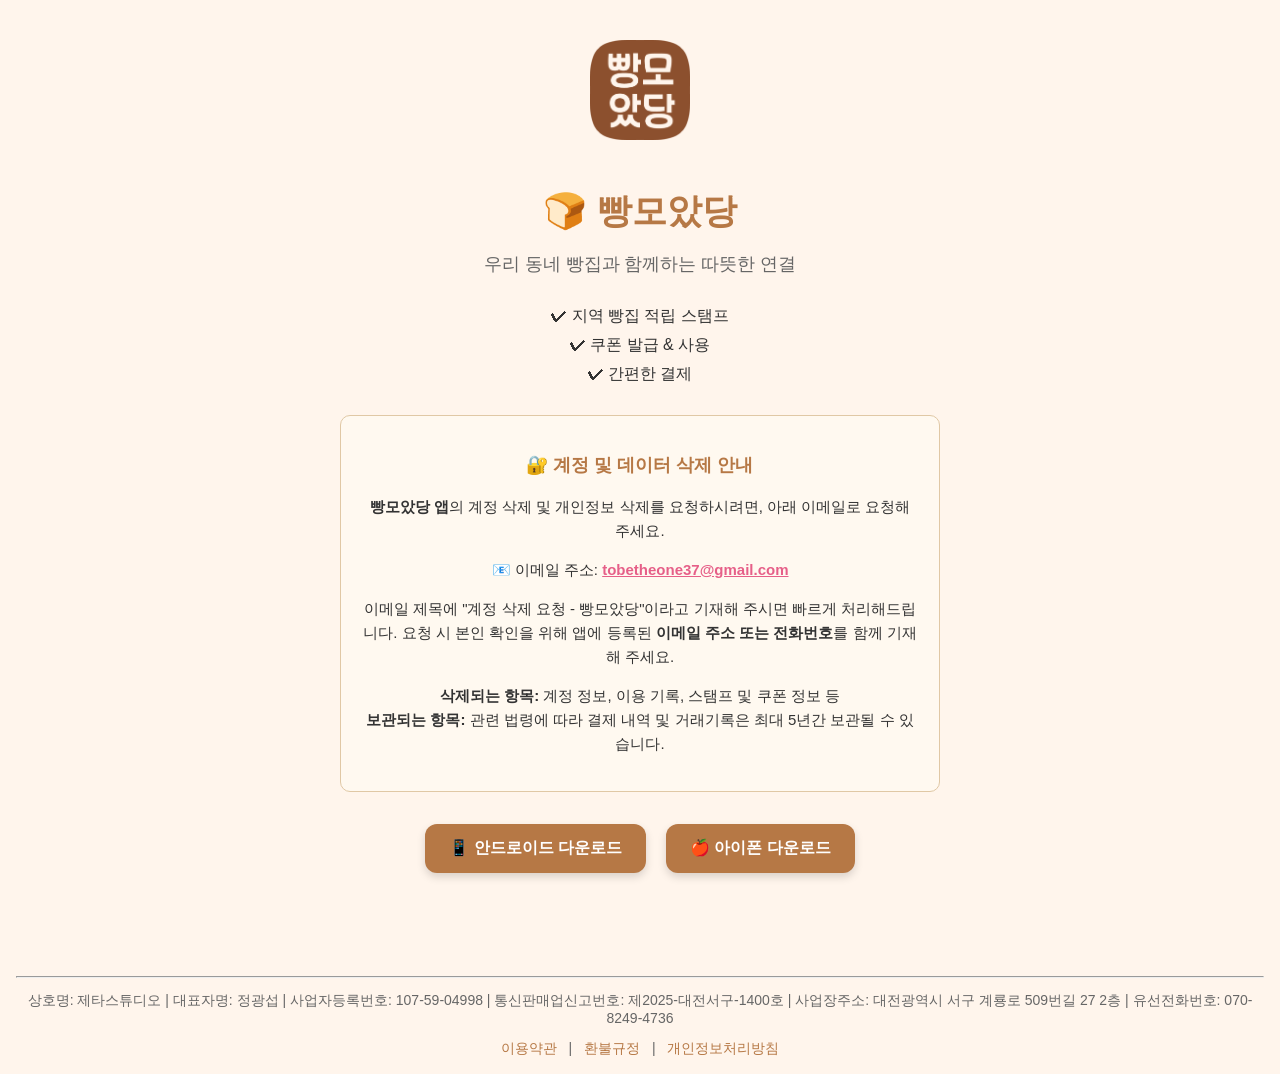
<file: index.html>
<!DOCTYPE html>
<html lang="ko">

<head>
    <meta charset="UTF-8" />
    <meta name="viewport" content="width=device-width, initial-scale=1.0" />
    <title>빵모았당 앱 소개</title>
    <link rel="stylesheet" href="style.css" />
</head>

<body>
    <div class="container">
        <img src="assets/logo1.png" alt="앱 로고" class="logo" />
        <h1>🍞 <span class="brand">빵모았당</span></h1>
        <p class="subtitle">우리 동네 빵집과 함께하는 따뜻한 연결</p>

        <div class="features">
            <p>✔ 지역 빵집 적립 스탬프</p>
            <p>✔ 쿠폰 발급 & 사용</p>
            <p>✔ 간편한 결제</p>
            <!-- <p>✔ 커뮤니티 소통</p> -->
        </div>

        <!-- 계정 삭제 안내 섹션 추가 시작 -->
        <section class="account-deletion">
            <h2>🔐 계정 및 데이터 삭제 안내</h2>
            <p>
                <strong>빵모았당 앱</strong>의 계정 삭제 및 개인정보 삭제를 요청하시려면,
                아래 이메일로 요청해 주세요.
            </p>
            <p>
                📧 이메일 주소: <a href="mailto:tobetheone37@gmail.com">tobetheone37@gmail.com</a>
            </p>
            <p>
                이메일 제목에 "계정 삭제 요청 - 빵모았당"이라고 기재해 주시면 빠르게 처리해드립니다.
                요청 시 본인 확인을 위해 앱에 등록된 <strong>이메일 주소 또는 전화번호</strong>를 함께 기재해 주세요.
            </p>
            <p>
                <strong>삭제되는 항목:</strong> 계정 정보, 이용 기록, 스탬프 및 쿠폰 정보 등
                <br />
                <strong>보관되는 항목:</strong> 관련 법령에 따라 결제 내역 및 거래기록은 최대 5년간 보관될 수 있습니다.
            </p>
        </section>
        <!-- 계정 삭제 안내 섹션 추가 끝 -->
         
        <div class="download-buttons">
            <a href="https://play.google.com/store/apps/details?id=com.bbangmoaapp" class="download-button android"
                target="_blank" rel="noopener noreferrer">
                📱 안드로이드 다운로드
            </a>
            <a href="https://apps.apple.com/us/app/%EB%B9%B5%EB%AA%A8%EC%95%98%EB%8B%B9/id6748850510"
                class="download-button ios" target="_blank" rel="noopener noreferrer">
                🍎 아이폰 다운로드
            </a>
        </div>
    </div>

    <footer class="footer">
        <hr />
        <p>
            상호명: 제타스튜디오 | 대표자명: 정광섭 | 사업자등록번호: 107-59-04998 |
            통신판매업신고번호: 제2025-대전서구-1400호 |
            사업장주소: 대전광역시 서구 계룡로 509번길 27 2층 |
            유선전화번호: 070-8249-4736
        </p>

        <div class="policy-links">
            <a href="/terms.html" target="_blank">이용약관</a> |
            <a href="/refund.html" target="_blank">환불규정</a> |
            <a href="/privacy.html" target="_blank">개인정보처리방침</a>
        </div>
    </footer>    
</body>

</html>
</file>
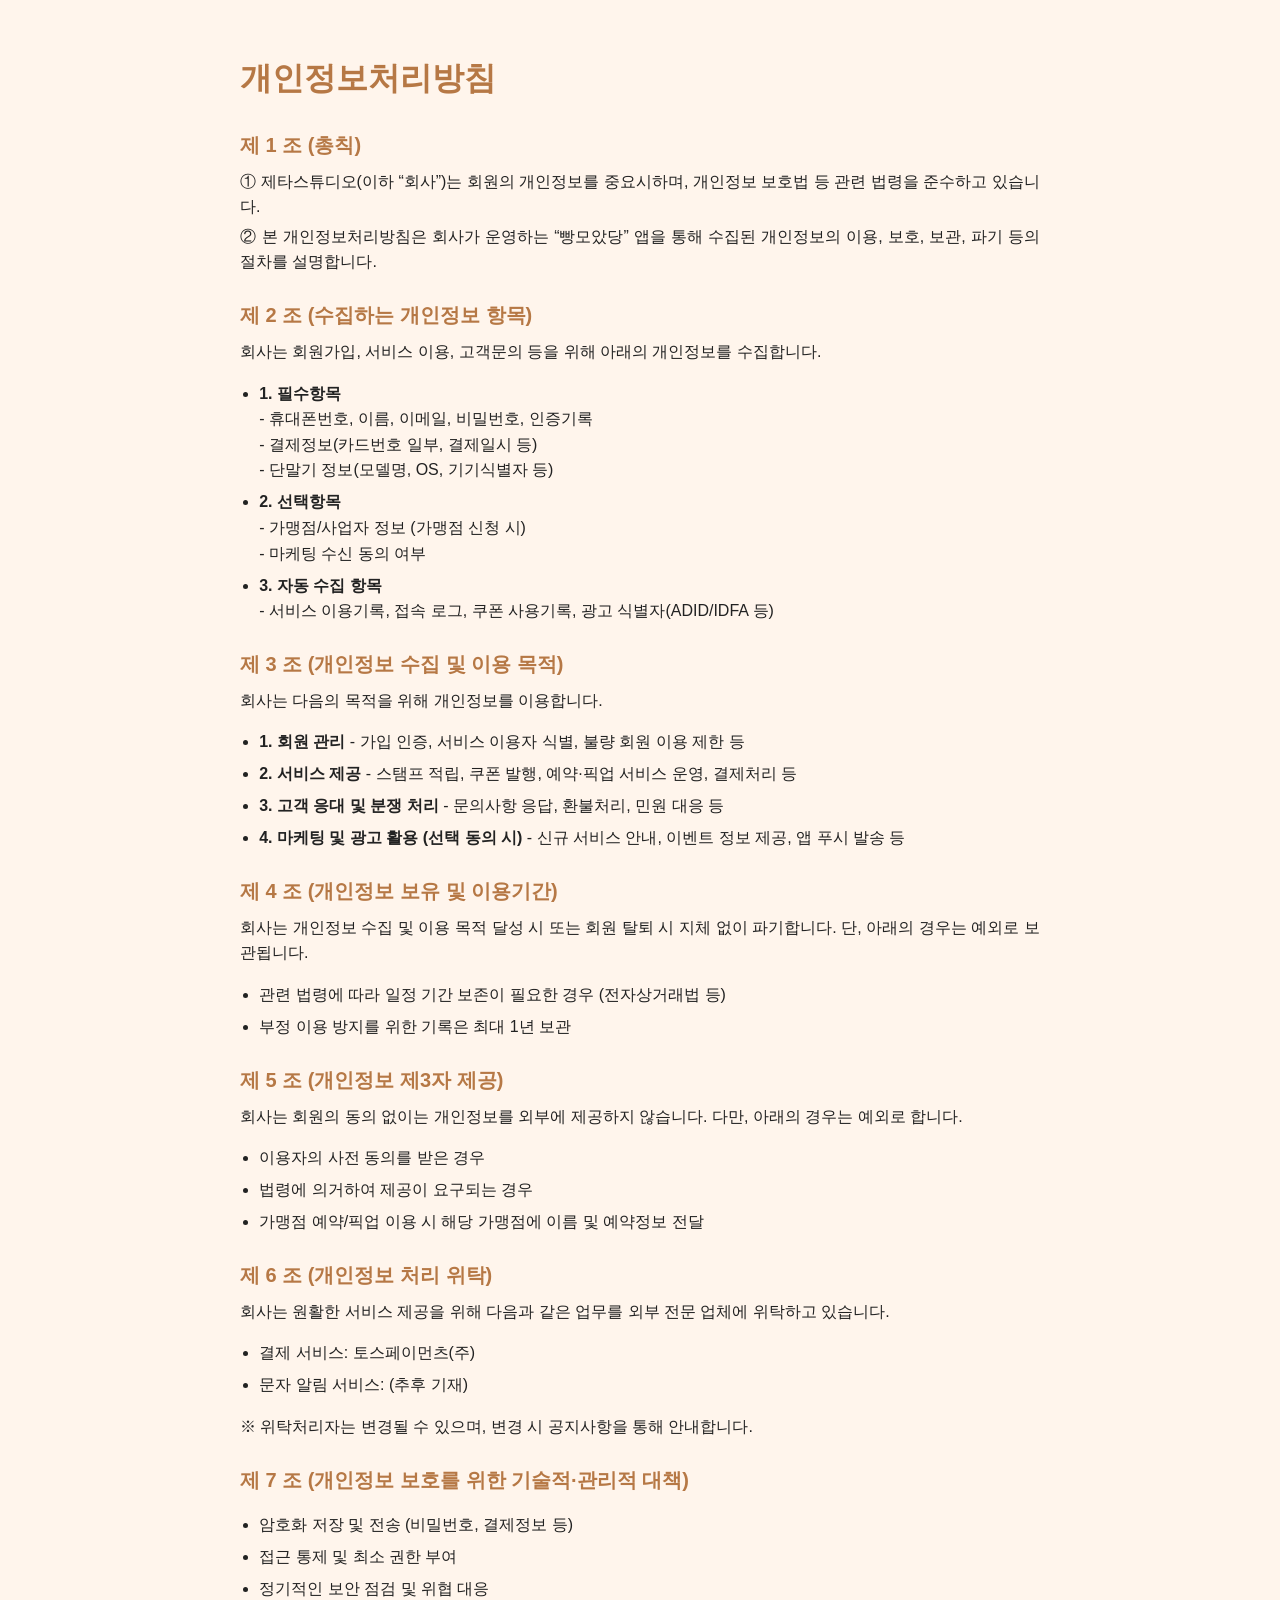
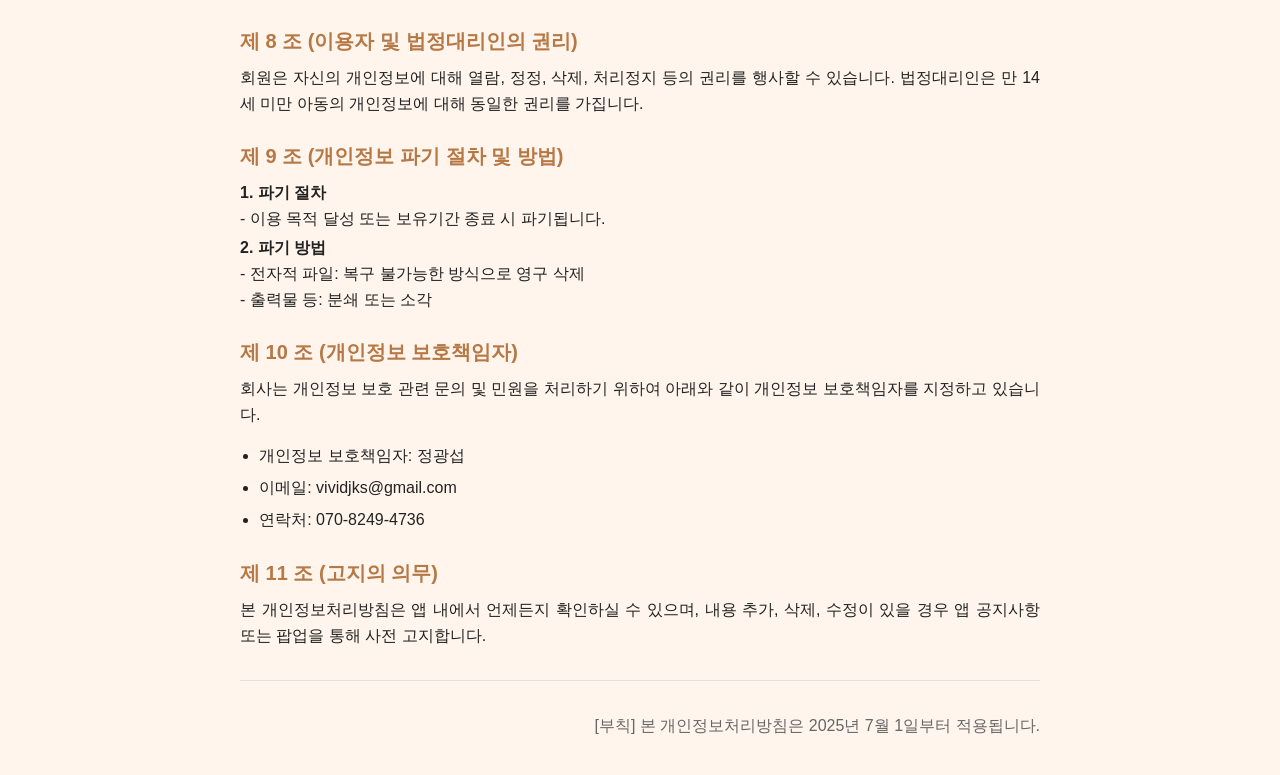
<file: privacy.html>
<!DOCTYPE html>
<html lang="ko">

<head>
    <meta charset="UTF-8" />
    <meta name="viewport" content="width=device-width, initial-scale=1.0" />
    <title>개인정보처리방침 | 빵모았당</title>
    <link rel="stylesheet" href="style.css" />
    <style>
        body {
            font-family: "Pretendard", "Noto Sans KR", sans-serif;
            line-height: 1.6;
            color: #222;
            padding: 2rem 1rem;
            max-width: 800px;
            margin: 0 auto;
        }

        h1 {
            font-size: 2rem;
            margin-bottom: 1.5rem;
            color: #b67845;
        }

        h2 {
            font-size: 1.25rem;
            margin: 1.5rem 0 0.5rem;
            color: #b67845;
        }

        p {
            margin: 0.25rem 0;
            text-align: justify;
        }

        ul {
            padding-left: 1.2rem;
        }

        li {
            margin-bottom: 0.4rem;
        }

        hr {
            margin: 2rem 0;
            border: none;
            border-top: 1px solid #e0e0e0;
        }
    </style>
</head>

<body>
    <h1>개인정보처리방침</h1>

    <h2>제 1 조 (총칙)</h2>
    <p>① 제타스튜디오(이하 “회사”)는 회원의 개인정보를 중요시하며, 개인정보 보호법 등 관련 법령을 준수하고 있습니다.</p>
    <p>② 본 개인정보처리방침은 회사가 운영하는 “빵모았당” 앱을 통해 수집된 개인정보의 이용, 보호, 보관, 파기 등의 절차를 설명합니다.</p>

    <h2>제 2 조 (수집하는 개인정보 항목)</h2>
    <p>회사는 회원가입, 서비스 이용, 고객문의 등을 위해 아래의 개인정보를 수집합니다.</p>
    <ul>
        <li><strong>1. 필수항목</strong><br />- 휴대폰번호, 이름, 이메일, 비밀번호, 인증기록<br />- 결제정보(카드번호 일부, 결제일시 등)<br />- 단말기 정보(모델명,
            OS, 기기식별자 등)</li>
        <li><strong>2. 선택항목</strong><br />- 가맹점/사업자 정보 (가맹점 신청 시)<br />- 마케팅 수신 동의 여부</li>
        <li><strong>3. 자동 수집 항목</strong><br />- 서비스 이용기록, 접속 로그, 쿠폰 사용기록, 광고 식별자(ADID/IDFA 등)</li>
    </ul>

    <h2>제 3 조 (개인정보 수집 및 이용 목적)</h2>
    <p>회사는 다음의 목적을 위해 개인정보를 이용합니다.</p>
    <ul>
        <li><strong>1. 회원 관리</strong> - 가입 인증, 서비스 이용자 식별, 불량 회원 이용 제한 등</li>
        <li><strong>2. 서비스 제공</strong> - 스탬프 적립, 쿠폰 발행, 예약·픽업 서비스 운영, 결제처리 등</li>
        <li><strong>3. 고객 응대 및 분쟁 처리</strong> - 문의사항 응답, 환불처리, 민원 대응 등</li>
        <li><strong>4. 마케팅 및 광고 활용 (선택 동의 시)</strong> - 신규 서비스 안내, 이벤트 정보 제공, 앱 푸시 발송 등</li>
    </ul>

    <h2>제 4 조 (개인정보 보유 및 이용기간)</h2>
    <p>회사는 개인정보 수집 및 이용 목적 달성 시 또는 회원 탈퇴 시 지체 없이 파기합니다. 단, 아래의 경우는 예외로 보관됩니다.</p>
    <ul>
        <li>관련 법령에 따라 일정 기간 보존이 필요한 경우 (전자상거래법 등)</li>
        <li>부정 이용 방지를 위한 기록은 최대 1년 보관</li>
    </ul>

    <h2>제 5 조 (개인정보 제3자 제공)</h2>
    <p>회사는 회원의 동의 없이는 개인정보를 외부에 제공하지 않습니다. 다만, 아래의 경우는 예외로 합니다.</p>
    <ul>
        <li>이용자의 사전 동의를 받은 경우</li>
        <li>법령에 의거하여 제공이 요구되는 경우</li>
        <li>가맹점 예약/픽업 이용 시 해당 가맹점에 이름 및 예약정보 전달</li>
    </ul>

    <h2>제 6 조 (개인정보 처리 위탁)</h2>
    <p>회사는 원활한 서비스 제공을 위해 다음과 같은 업무를 외부 전문 업체에 위탁하고 있습니다.</p>
    <ul>
        <li>결제 서비스: 토스페이먼츠(주)</li>
        <li>문자 알림 서비스: (추후 기재)</li>
    </ul>
    <p>※ 위탁처리자는 변경될 수 있으며, 변경 시 공지사항을 통해 안내합니다.</p>

    <h2>제 7 조 (개인정보 보호를 위한 기술적·관리적 대책)</h2>
    <ul>
        <li>암호화 저장 및 전송 (비밀번호, 결제정보 등)</li>
        <li>접근 통제 및 최소 권한 부여</li>
        <li>정기적인 보안 점검 및 위협 대응</li>
    </ul>

    <h2>제 8 조 (이용자 및 법정대리인의 권리)</h2>
    <p>회원은 자신의 개인정보에 대해 열람, 정정, 삭제, 처리정지 등의 권리를 행사할 수 있습니다. 법정대리인은 만 14세 미만 아동의 개인정보에 대해 동일한 권리를 가집니다.</p>

    <h2>제 9 조 (개인정보 파기 절차 및 방법)</h2>
    <p><strong>1. 파기 절차</strong><br />- 이용 목적 달성 또는 보유기간 종료 시 파기됩니다.</p>
    <p><strong>2. 파기 방법</strong><br />- 전자적 파일: 복구 불가능한 방식으로 영구 삭제<br />- 출력물 등: 분쇄 또는 소각</p>

    <h2>제 10 조 (개인정보 보호책임자)</h2>
    <p>회사는 개인정보 보호 관련 문의 및 민원을 처리하기 위하여 아래와 같이 개인정보 보호책임자를 지정하고 있습니다.</p>
    <ul>
        <li>개인정보 보호책임자: 정광섭</li>
        <li>이메일: vividjks@gmail.com</li>
        <li>연락처: 070-8249-4736</li>
    </ul>

    <h2>제 11 조 (고지의 의무)</h2>
    <p>본 개인정보처리방침은 앱 내에서 언제든지 확인하실 수 있으며, 내용 추가, 삭제, 수정이 있을 경우 앱 공지사항 또는 팝업을 통해 사전 고지합니다.</p>

    <hr />
    <p style="text-align:right; color:#666;">[부칙] 본 개인정보처리방침은 2025년 7월 1일부터 적용됩니다.</p>
</body>

</html>
</file>
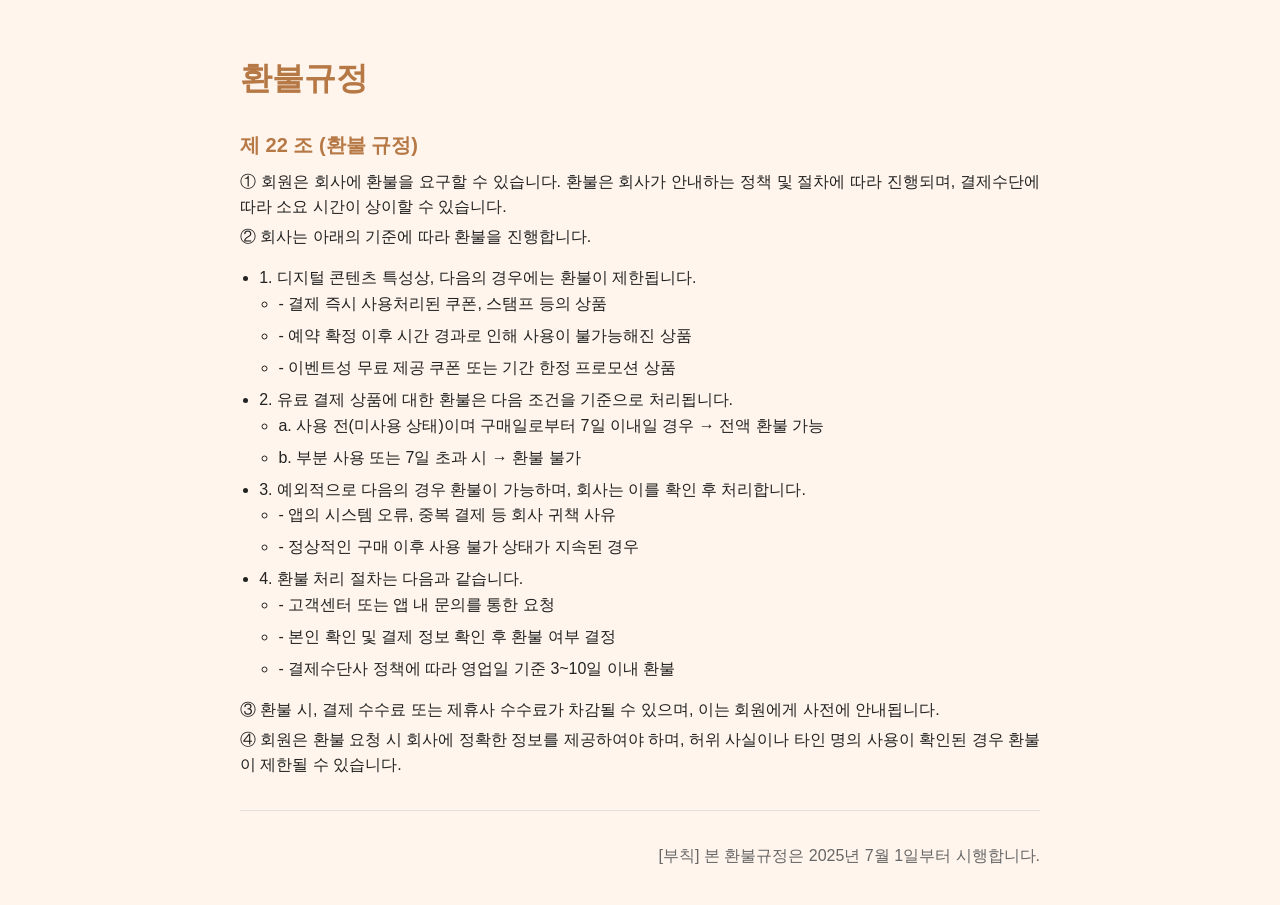
<file: refund.html>
<!DOCTYPE html>
<html lang="ko">

<head>
    <meta charset="UTF-8" />
    <meta name="viewport" content="width=device-width, initial-scale=1.0" />
    <title>환불규정 | 빵모았당</title>
    <link rel="stylesheet" href="style.css" />
    <style>
        body {
            font-family: "Pretendard", "Noto Sans KR", sans-serif;
            line-height: 1.6;
            color: #222;
            padding: 2rem 1rem;
            max-width: 800px;
            margin: 0 auto;
        }

        h1 {
            font-size: 2rem;
            margin-bottom: 1.5rem;
            color: #b67845;
        }

        h2 {
            font-size: 1.25rem;
            margin: 1.5rem 0 0.5rem;
            color: #b67845;
        }

        p {
            margin: 0.25rem 0;
            text-align: justify;
        }

        ul {
            padding-left: 1.2rem;
        }

        li {
            margin-bottom: 0.4rem;
        }

        hr {
            margin: 2rem 0;
            border: none;
            border-top: 1px solid #e0e0e0;
        }
    </style>
</head>

<body>
    <h1>환불규정</h1>

    <h2>제 22 조 (환불 규정)</h2>
    <p>
        ① 회원은 회사에 환불을 요구할 수 있습니다. 환불은 회사가 안내하는 정책 및 절차에 따라 진행되며,
        결제수단에 따라 소요 시간이 상이할 수 있습니다.
    </p>

    <p>② 회사는 아래의 기준에 따라 환불을 진행합니다.</p>
    <ul>
        <li>
            1. 디지털 콘텐츠 특성상, 다음의 경우에는 환불이 제한됩니다.
            <ul>
                <li>- 결제 즉시 사용처리된 쿠폰, 스탬프 등의 상품</li>
                <li>- 예약 확정 이후 시간 경과로 인해 사용이 불가능해진 상품</li>
                <li>- 이벤트성 무료 제공 쿠폰 또는 기간 한정 프로모션 상품</li>
            </ul>
        </li>
        <li>
            2. 유료 결제 상품에 대한 환불은 다음 조건을 기준으로 처리됩니다.
            <ul>
                <li>a. 사용 전(미사용 상태)이며 구매일로부터 7일 이내일 경우 → 전액 환불 가능</li>
                <li>b. 부분 사용 또는 7일 초과 시 → 환불 불가</li>
            </ul>
        </li>
        <li>
            3. 예외적으로 다음의 경우 환불이 가능하며, 회사는 이를 확인 후 처리합니다.
            <ul>
                <li>- 앱의 시스템 오류, 중복 결제 등 회사 귀책 사유</li>
                <li>- 정상적인 구매 이후 사용 불가 상태가 지속된 경우</li>
            </ul>
        </li>
        <li>
            4. 환불 처리 절차는 다음과 같습니다.
            <ul>
                <li>- 고객센터 또는 앱 내 문의를 통한 요청</li>
                <li>- 본인 확인 및 결제 정보 확인 후 환불 여부 결정</li>
                <li>- 결제수단사 정책에 따라 영업일 기준 3~10일 이내 환불</li>
            </ul>
        </li>
    </ul>

    <p>
        ③ 환불 시, 결제 수수료 또는 제휴사 수수료가 차감될 수 있으며, 이는 회원에게 사전에 안내됩니다.
    </p>

    <p>
        ④ 회원은 환불 요청 시 회사에 정확한 정보를 제공하여야 하며, 허위 사실이나 타인 명의 사용이 확인된 경우 환불이 제한될 수 있습니다.
    </p>

    <hr />
    <p style="text-align:right; color:#666;">[부칙] 본 환불규정은 2025년 7월 1일부터 시행합니다.</p>
</body>

</html>
</file>
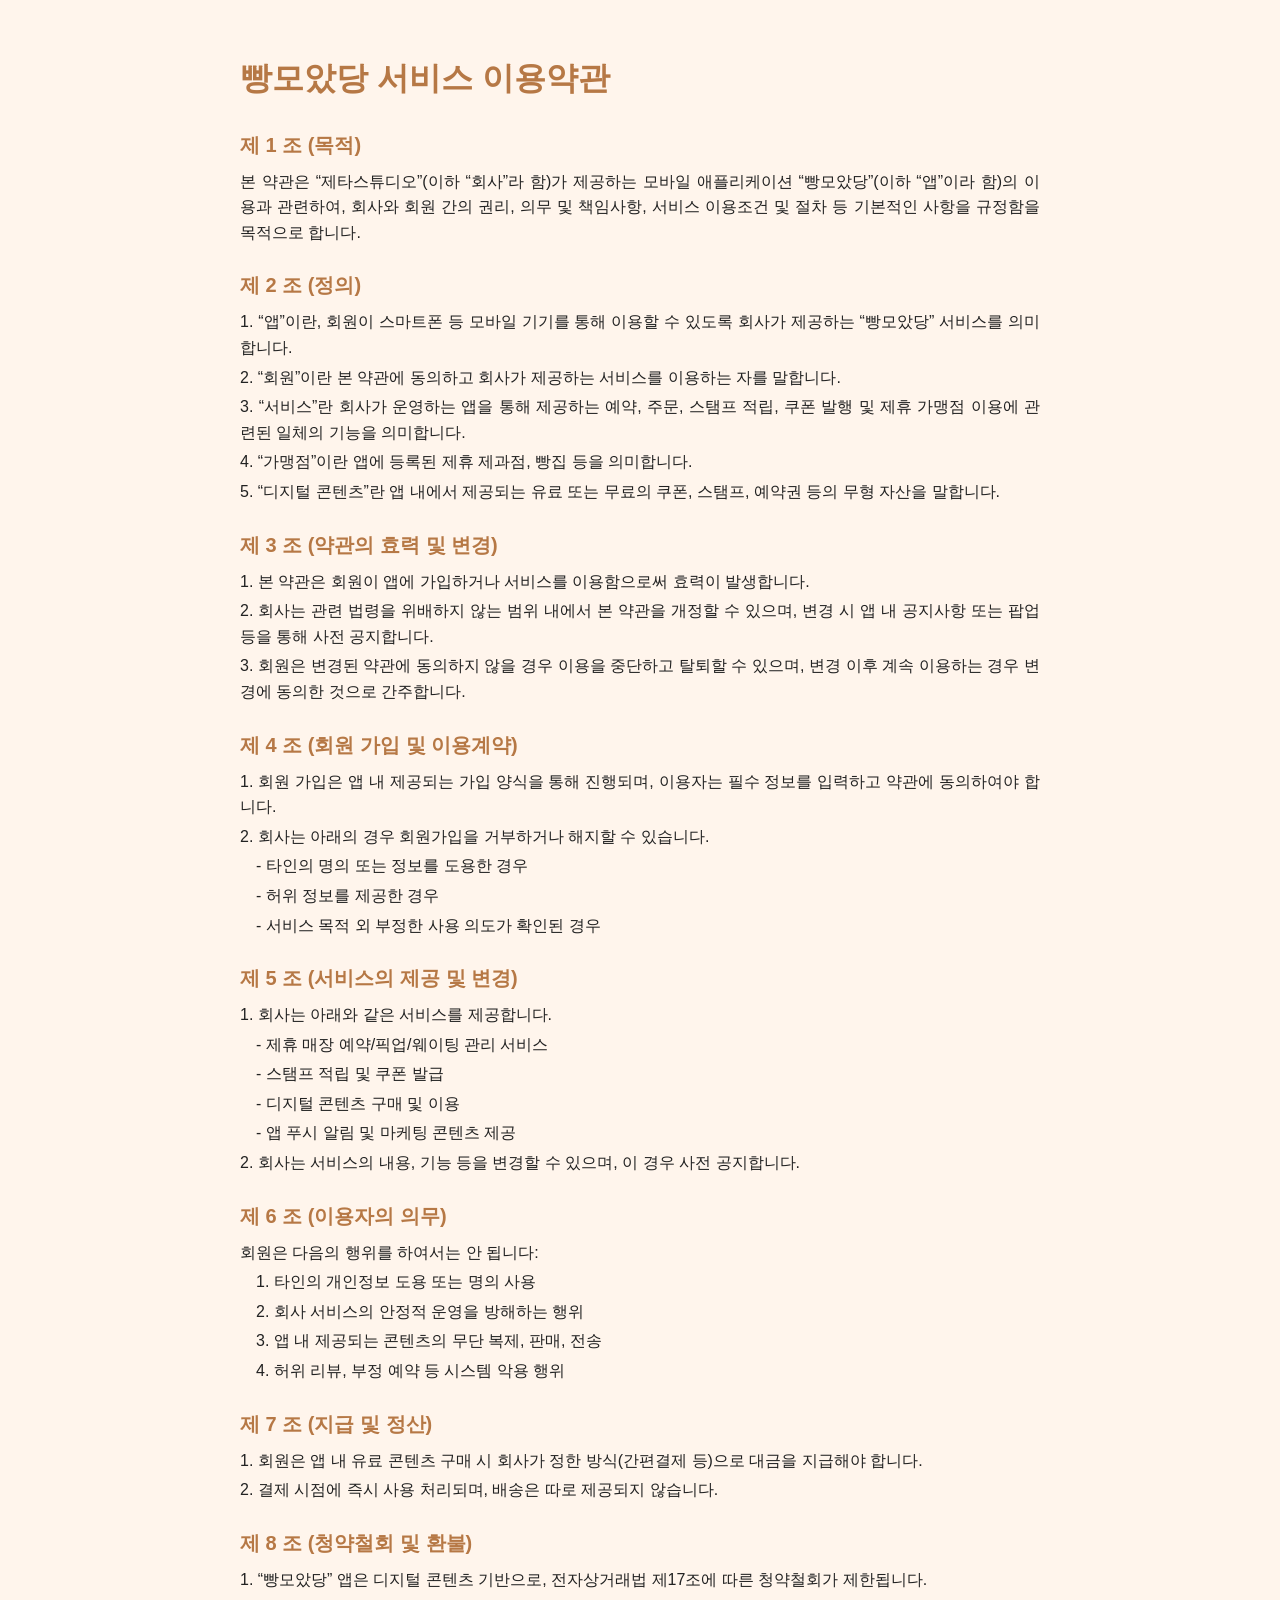
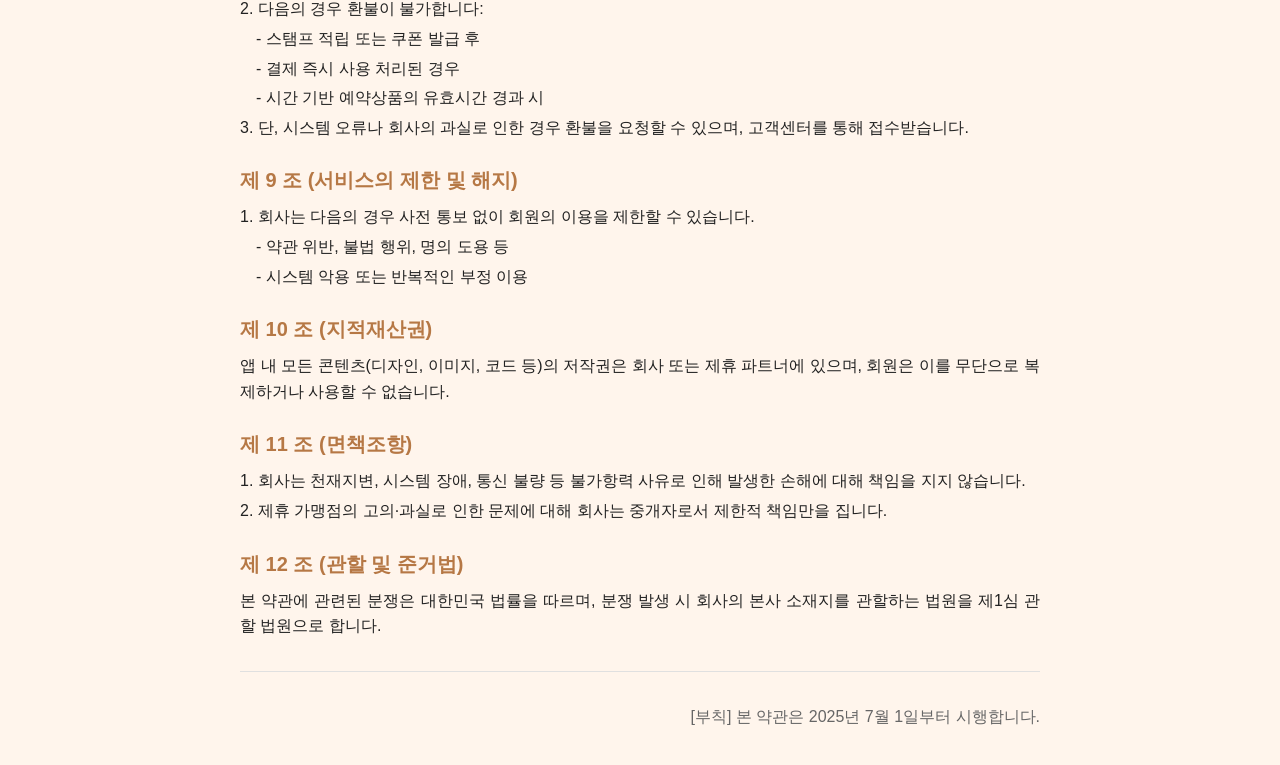
<file: terms.html>
<!DOCTYPE html>
<html lang="ko">

<head>
    <meta charset="UTF-8" />
    <meta name="viewport" content="width=device-width, initial-scale=1.0" />
    <title>이용약관 | 빵모았당</title>
    <link rel="stylesheet" href="style.css" />
    <style>
        body {
            font-family: "Pretendard", "Noto Sans KR", sans-serif;
            line-height: 1.6;
            color: #222;
            padding: 2rem 1rem;
            max-width: 800px;
            margin: 0 auto;
        }

        h1 {
            font-size: 2rem;
            margin-bottom: 1.5rem;
            color: #b67845;
        }

        h2 {
            font-size: 1.25rem;
            margin: 1.5rem 0 0.5rem;
            color: #b67845;
        }

        p {
            margin: 0.25rem 0;
            text-align: justify;
        }

        hr {
            margin: 2rem 0;
            border: none;
            border-top: 1px solid #e0e0e0;
        }
    </style>
</head>

<body>
    <h1>빵모았당 서비스 이용약관</h1>

    <h2>제 1 조 (목적)</h2>
    <p>
        본 약관은 “제타스튜디오”(이하 “회사”라 함)가 제공하는 모바일 애플리케이션
        “빵모았당”(이하 “앱”이라 함)의 이용과 관련하여, 회사와 회원 간의 권리, 의무 및
        책임사항, 서비스 이용조건 및 절차 등 기본적인 사항을 규정함을 목적으로 합니다.
    </p>

    <h2>제 2 조 (정의)</h2>
    <p>1. “앱”이란, 회원이 스마트폰 등 모바일 기기를 통해 이용할 수 있도록 회사가 제공하는 “빵모았당” 서비스를 의미합니다.</p>
    <p>2. “회원”이란 본 약관에 동의하고 회사가 제공하는 서비스를 이용하는 자를 말합니다.</p>
    <p>3. “서비스”란 회사가 운영하는 앱을 통해 제공하는 예약, 주문, 스탬프 적립, 쿠폰 발행 및 제휴 가맹점 이용에 관련된 일체의 기능을 의미합니다.</p>
    <p>4. “가맹점”이란 앱에 등록된 제휴 제과점, 빵집 등을 의미합니다.</p>
    <p>5. “디지털 콘텐츠”란 앱 내에서 제공되는 유료 또는 무료의 쿠폰, 스탬프, 예약권 등의 무형 자산을 말합니다.</p>

    <h2>제 3 조 (약관의 효력 및 변경)</h2>
    <p>1. 본 약관은 회원이 앱에 가입하거나 서비스를 이용함으로써 효력이 발생합니다.</p>
    <p>2. 회사는 관련 법령을 위배하지 않는 범위 내에서 본 약관을 개정할 수 있으며, 변경 시 앱 내 공지사항 또는 팝업 등을 통해 사전 공지합니다.</p>
    <p>3. 회원은 변경된 약관에 동의하지 않을 경우 이용을 중단하고 탈퇴할 수 있으며, 변경 이후 계속 이용하는 경우 변경에 동의한 것으로 간주합니다.</p>

    <h2>제 4 조 (회원 가입 및 이용계약)</h2>
    <p>1. 회원 가입은 앱 내 제공되는 가입 양식을 통해 진행되며, 이용자는 필수 정보를 입력하고 약관에 동의하여야 합니다.</p>
    <p>2. 회사는 아래의 경우 회원가입을 거부하거나 해지할 수 있습니다.</p>
    <p style="margin-left:1rem;">- 타인의 명의 또는 정보를 도용한 경우</p>
    <p style="margin-left:1rem;">- 허위 정보를 제공한 경우</p>
    <p style="margin-left:1rem;">- 서비스 목적 외 부정한 사용 의도가 확인된 경우</p>

    <h2>제 5 조 (서비스의 제공 및 변경)</h2>
    <p>1. 회사는 아래와 같은 서비스를 제공합니다.</p>
    <p style="margin-left:1rem;">- 제휴 매장 예약/픽업/웨이팅 관리 서비스</p>
    <p style="margin-left:1rem;">- 스탬프 적립 및 쿠폰 발급</p>
    <p style="margin-left:1rem;">- 디지털 콘텐츠 구매 및 이용</p>
    <p style="margin-left:1rem;">- 앱 푸시 알림 및 마케팅 콘텐츠 제공</p>
    <p>2. 회사는 서비스의 내용, 기능 등을 변경할 수 있으며, 이 경우 사전 공지합니다.</p>

    <h2>제 6 조 (이용자의 의무)</h2>
    <p>회원은 다음의 행위를 하여서는 안 됩니다:</p>
    <p style="margin-left:1rem;">1. 타인의 개인정보 도용 또는 명의 사용</p>
    <p style="margin-left:1rem;">2. 회사 서비스의 안정적 운영을 방해하는 행위</p>
    <p style="margin-left:1rem;">3. 앱 내 제공되는 콘텐츠의 무단 복제, 판매, 전송</p>
    <p style="margin-left:1rem;">4. 허위 리뷰, 부정 예약 등 시스템 악용 행위</p>

    <h2>제 7 조 (지급 및 정산)</h2>
    <p>1. 회원은 앱 내 유료 콘텐츠 구매 시 회사가 정한 방식(간편결제 등)으로 대금을 지급해야 합니다.</p>
    <p>2. 결제 시점에 즉시 사용 처리되며, 배송은 따로 제공되지 않습니다.</p>

    <h2>제 8 조 (청약철회 및 환불)</h2>
    <p>1. “빵모았당” 앱은 디지털 콘텐츠 기반으로, 전자상거래법 제17조에 따른 청약철회가 제한됩니다.</p>
    <p>2. 다음의 경우 환불이 불가합니다:</p>
    <p style="margin-left:1rem;">- 스탬프 적립 또는 쿠폰 발급 후</p>
    <p style="margin-left:1rem;">- 결제 즉시 사용 처리된 경우</p>
    <p style="margin-left:1rem;">- 시간 기반 예약상품의 유효시간 경과 시</p>
    <p>3. 단, 시스템 오류나 회사의 과실로 인한 경우 환불을 요청할 수 있으며, 고객센터를 통해 접수받습니다.</p>

    <h2>제 9 조 (서비스의 제한 및 해지)</h2>
    <p>1. 회사는 다음의 경우 사전 통보 없이 회원의 이용을 제한할 수 있습니다.</p>
    <p style="margin-left:1rem;">- 약관 위반, 불법 행위, 명의 도용 등</p>
    <p style="margin-left:1rem;">- 시스템 악용 또는 반복적인 부정 이용</p>

    <h2>제 10 조 (지적재산권)</h2>
    <p>앱 내 모든 콘텐츠(디자인, 이미지, 코드 등)의 저작권은 회사 또는 제휴 파트너에 있으며, 회원은 이를 무단으로 복제하거나 사용할 수 없습니다.</p>

    <h2>제 11 조 (면책조항)</h2>
    <p>1. 회사는 천재지변, 시스템 장애, 통신 불량 등 불가항력 사유로 인해 발생한 손해에 대해 책임을 지지 않습니다.</p>
    <p>2. 제휴 가맹점의 고의·과실로 인한 문제에 대해 회사는 중개자로서 제한적 책임만을 집니다.</p>

    <h2>제 12 조 (관할 및 준거법)</h2>
    <p>본 약관에 관련된 분쟁은 대한민국 법률을 따르며, 분쟁 발생 시 회사의 본사 소재지를 관할하는 법원을 제1심 관할 법원으로 합니다.</p>

    <hr />
    <p style="text-align:right; color:#666;">[부칙] 본 약관은 2025년 7월 1일부터 시행합니다.</p>
</body>

</html>
</file>
<file: style.css>
body {
    margin: 0;
    font-family: 'Noto Sans KR', sans-serif;
    background-color: #fff5ec;
    color: #333;
}

.container {
    text-align: center;
    padding: 40px 20px;
    max-width: 600px;
    margin: auto;
}

.logo {
    width: 100px;
    height: auto;
    margin-bottom: 20px;
}

h1 {
    font-size: 2.2rem;
    margin-bottom: 10px;
    color: #b67845;
}

.brand {
    font-weight: bold;
}

.subtitle {
    font-size: 1.1rem;
    color: #666;
    margin-bottom: 30px;
}

.features p {
    font-size: 1rem;
    margin: 8px 0;
}

.footer {
    text-align: center;
    font-size: 14px;
    color: #666;
    margin-top: 24px;
    padding: 16px;
}

.policy-links {
    margin-top: 10px;
    text-align: center;
}

.policy-links a {
    color: #b67845;
    text-decoration: none;
    margin: 0 8px;
    font-size: 14px;
}

.policy-links a:hover {
    text-decoration: underline;
}

.account-deletion {
    background-color: #fff9f0;
    padding: 20px;
    margin: 30px 0;
    border: 1px solid #e0c8a5;
    border-radius: 10px;
    font-size: 15px;
    line-height: 1.6;
}

.account-deletion h2 {
    color: #B67845;
    font-size: 18px;
}

.account-deletion a {
    color: #e65f88;
    font-weight: bold;
}

.download-buttons {
    display: flex;
    justify-content: center;
    gap: 20px;
    margin: 32px 0 16px;
    flex-wrap: wrap;
    /* 모바일 대응 */
}

.download-button {
    padding: 14px 24px;
    font-size: 16px;
    font-weight: bold;
    text-decoration: none;
    color: white;
    background-color: #B67845;
    border-radius: 12px;
    box-shadow: 0 4px 8px rgba(0, 0, 0, 0.15);
    transition: background-color 0.3s ease, transform 0.2s ease;
}

.download-button:hover {
    background-color: #a9673e;
    transform: translateY(-2px);
}

.download-button:active {
    transform: scale(0.98);
}

@media (max-width: 480px) {
    .download-buttons {
        flex-direction: column;
        align-items: center;
    }
}
</file>
